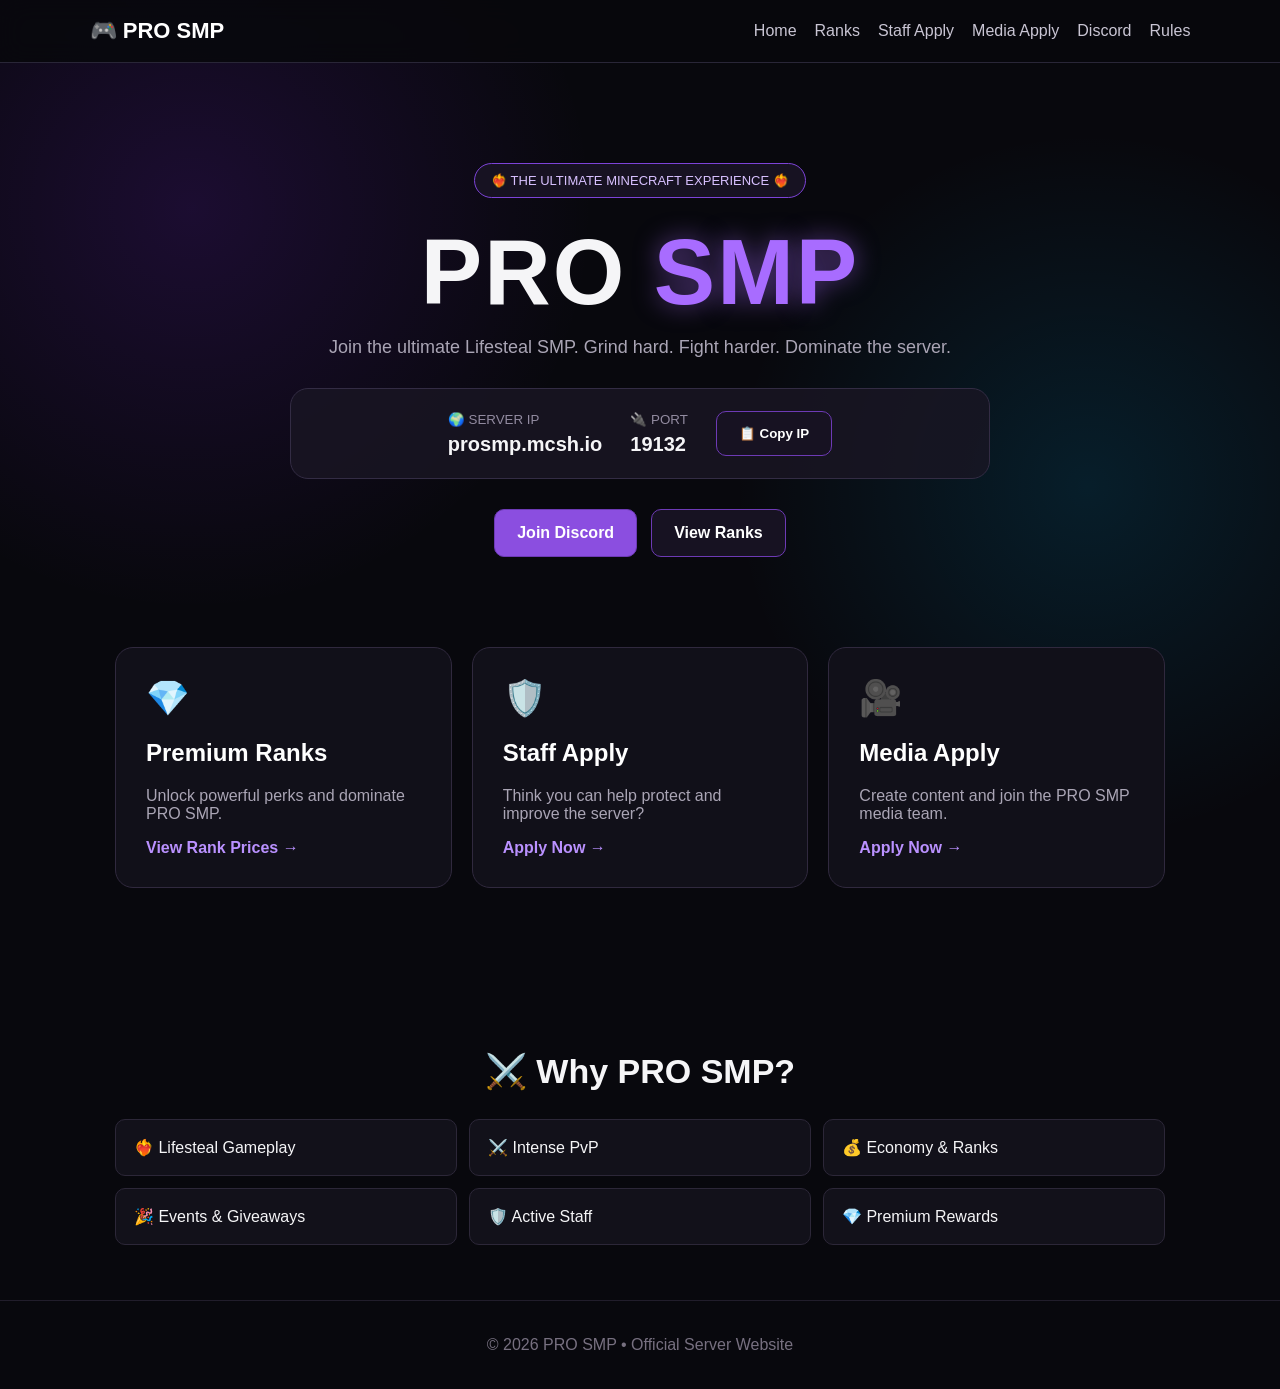
<file: index.html>
<!DOCTYPE html>
<html lang="en">
<head>
<meta charset="UTF-8"><meta name="viewport" content="width=device-width, initial-scale=1.0">
<title>PRO SMP | Official Minecraft Server</title>
<link rel="stylesheet" href="style.css">
</head>
<body>
<nav><a class="brand" href="index.html">🎮 PRO SMP</a><div class="navlinks"><a href="index.html">Home</a><a href="ranks.html">Ranks</a><a href="staff-apply.html">Staff Apply</a><a href="media-apply.html">Media Apply</a><a href="discord.html">Discord</a><a href="rules.html">Rules</a></div></nav>
<main>
<section class="hero">
<div class="badge">❤️‍🔥 THE ULTIMATE MINECRAFT EXPERIENCE ❤️‍🔥</div>
<h1>PRO <span>SMP</span></h1>
<p class="lead">Join the ultimate Lifesteal SMP. Grind hard. Fight harder. Dominate the server.</p>
<div class="ipcard"><div><small>🌍 SERVER IP</small><strong id="serverIp">prosmp.mcsh.io</strong></div><div><small>🔌 PORT</small><strong>19132</strong></div><button onclick="copyIP()">📋 Copy IP</button></div>
<div class="buttons"><a class="btn primary" href="discord.html">Join Discord</a><a class="btn" href="ranks.html">View Ranks</a></div>
</section>

<section class="grid">
<a class="card" href="ranks.html"><div class="icon">💎</div><h2>Premium Ranks</h2><p>Unlock powerful perks and dominate PRO SMP.</p><b>View Rank Prices →</b></a>
<a class="card" href="staff-apply.html"><div class="icon">🛡️</div><h2>Staff Apply</h2><p>Think you can help protect and improve the server?</p><b>Apply Now →</b></a>
<a class="card" href="media-apply.html"><div class="icon">🎥</div><h2>Media Apply</h2><p>Create content and join the PRO SMP media team.</p><b>Apply Now →</b></a>
</section>

<section class="info">
<h2>⚔️ Why PRO SMP?</h2>
<div class="features"><div>❤️‍🔥 Lifesteal Gameplay</div><div>⚔️ Intense PvP</div><div>💰 Economy & Ranks</div><div>🎉 Events & Giveaways</div><div>🛡️ Active Staff</div><div>💎 Premium Rewards</div></div>
</section>
</main>
<footer>© 2026 PRO SMP • Official Server Website</footer>
<script src="script.js"></script>
</body></html>
</file>
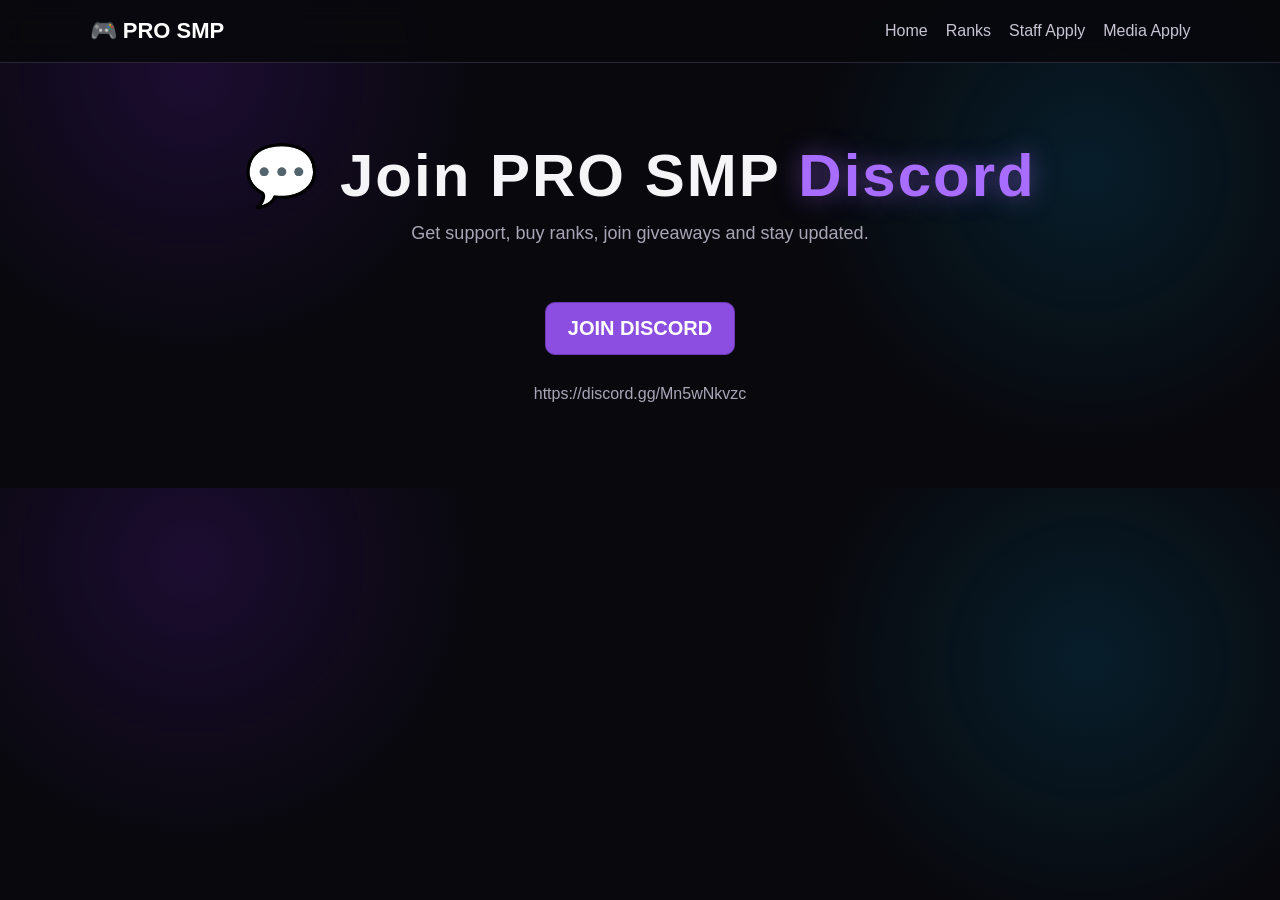
<file: discord.html>
<!DOCTYPE html><html lang="en"><head><meta charset="UTF-8"><meta name="viewport" content="width=device-width,initial-scale=1.0"><title>PRO SMP | Discord</title><link rel="stylesheet" href="style.css"></head><body><nav><a class="brand" href="index.html">🎮 PRO SMP</a><div class="navlinks"><a href="index.html">Home</a><a href="ranks.html">Ranks</a><a href="staff-apply.html">Staff Apply</a><a href="media-apply.html">Media Apply</a></div></nav><main class="page center"><h1>💬 Join PRO SMP <span>Discord</span></h1><p class="lead">Get support, buy ranks, join giveaways and stay updated.</p><a class="btn primary big" href="https://discord.gg/M94xYeUDW" target="_blank">JOIN DISCORD</a><p class="notice">https://discord.gg/Mn5wNkvzc</p></main></body></html>
</file>
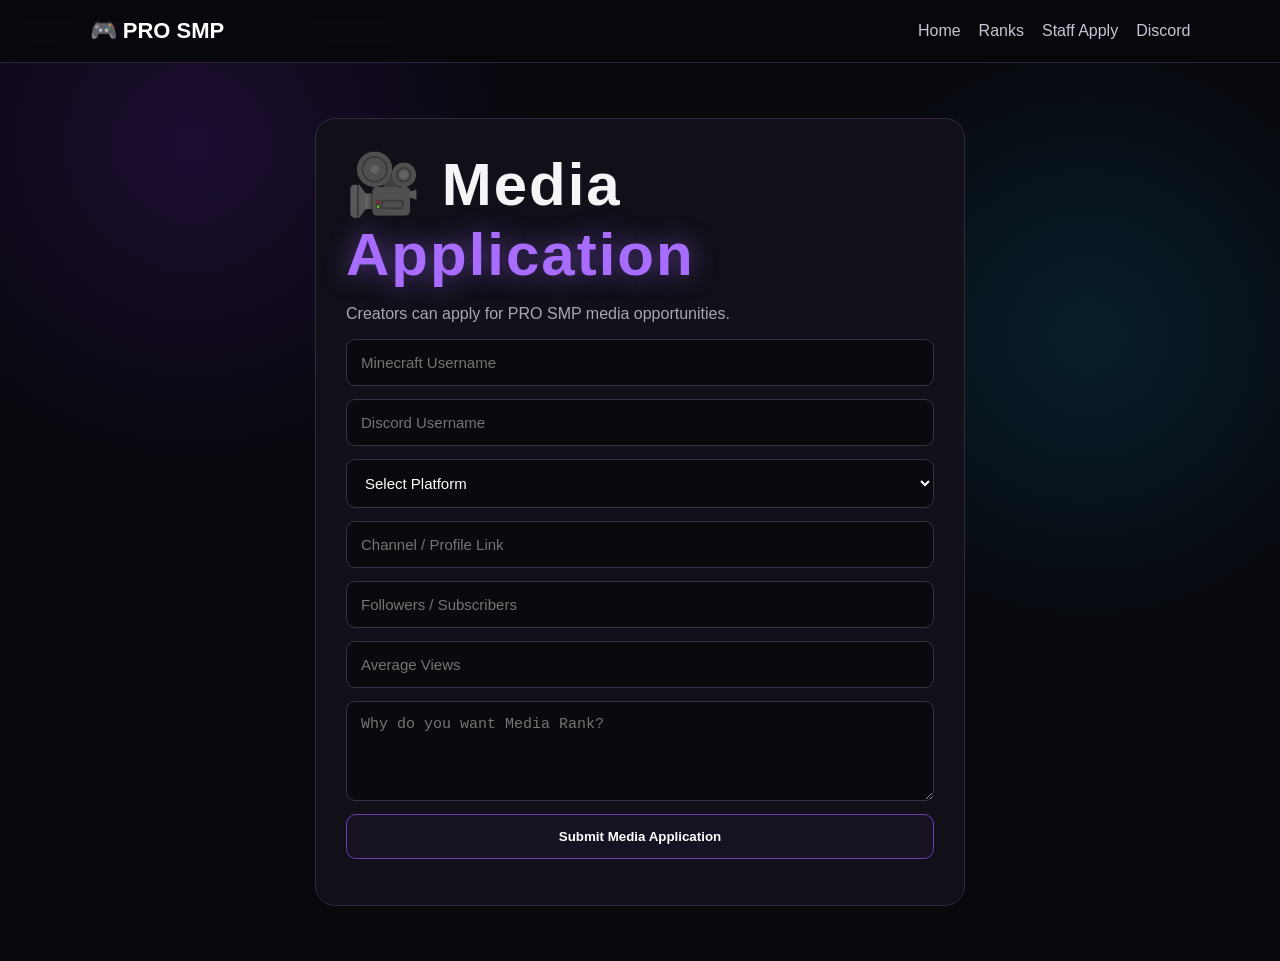
<file: media-apply.html>
<!DOCTYPE html><html lang="en"><head><meta charset="UTF-8"><meta name="viewport" content="width=device-width,initial-scale=1.0"><title>PRO SMP | Media Apply</title><link rel="stylesheet" href="style.css"></head><body>
<nav><a class="brand" href="index.html">🎮 PRO SMP</a><div class="navlinks"><a href="index.html">Home</a><a href="ranks.html">Ranks</a><a href="staff-apply.html">Staff Apply</a><a href="discord.html">Discord</a></div></nav>
<main class="page formpage"><div class="formbox"><h1>🎥 Media <span>Application</span></h1><p>Creators can apply for PRO SMP media opportunities.</p>
<form id="mediaForm"><input name="minecraft" placeholder="Minecraft Username" required><input name="discord" placeholder="Discord Username" required><select name="platform" required><option value="">Select Platform</option><option>YouTube</option><option>Instagram</option><option>Twitch</option><option>Other</option></select><input name="channel" placeholder="Channel / Profile Link" required><input name="followers" placeholder="Followers / Subscribers"><input name="views" placeholder="Average Views"><textarea name="why" placeholder="Why do you want Media Rank?"></textarea><button type="submit">Submit Media Application</button></form><p id="status"></p></div></main><script src="script.js"></script></body></html>
</file>
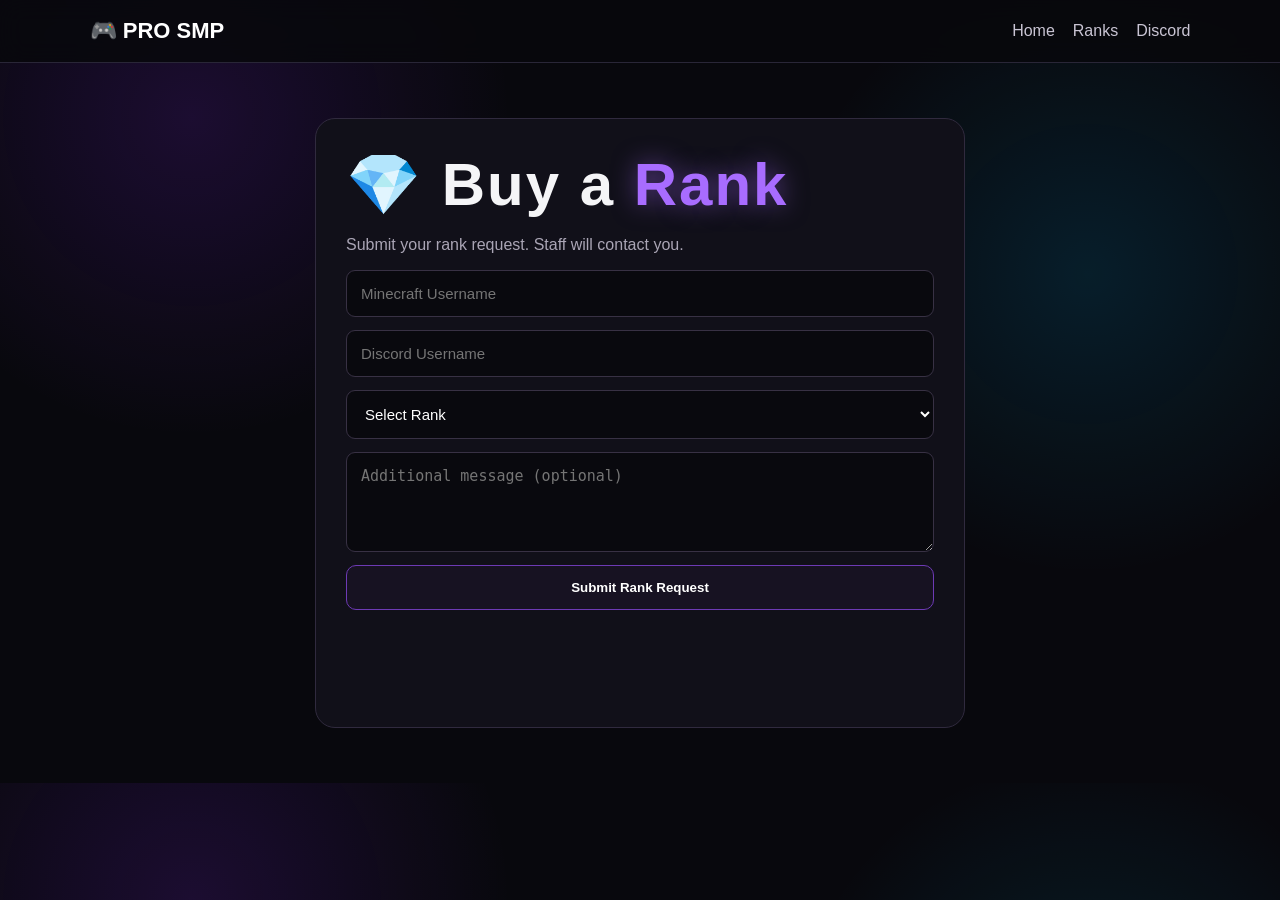
<file: rank-buy.html>
<!DOCTYPE html><html lang="en"><head><meta charset="UTF-8"><meta name="viewport" content="width=device-width,initial-scale=1.0"><title>PRO SMP | Buy Rank</title><link rel="stylesheet" href="style.css"></head><body>
<nav><a class="brand" href="index.html">🎮 PRO SMP</a><div class="navlinks"><a href="index.html">Home</a><a href="ranks.html">Ranks</a><a href="discord.html">Discord</a></div></nav>
<main class="page formpage"><div class="formbox"><h1>💎 Buy a <span>Rank</span></h1><p>Submit your rank request. Staff will contact you.</p>
<form id="rankForm"><input name="minecraft" placeholder="Minecraft Username" required><input name="discord" placeholder="Discord Username" required><select name="rank" id="rankSelect" required><option value="">Select Rank</option><option>IMMORTAL</option><option>GOD</option><option>BOSS</option><option>TITAN</option><option>LEGEND</option><option>VIP</option><option>PRO</option><option>KNIGHT</option><option>WARRIOR</option></select><textarea name="message" placeholder="Additional message (optional)"></textarea><button type="submit">Submit Rank Request</button></form><p id="status"></p></div></main><script src="script.js"></script></body></html>
</file>
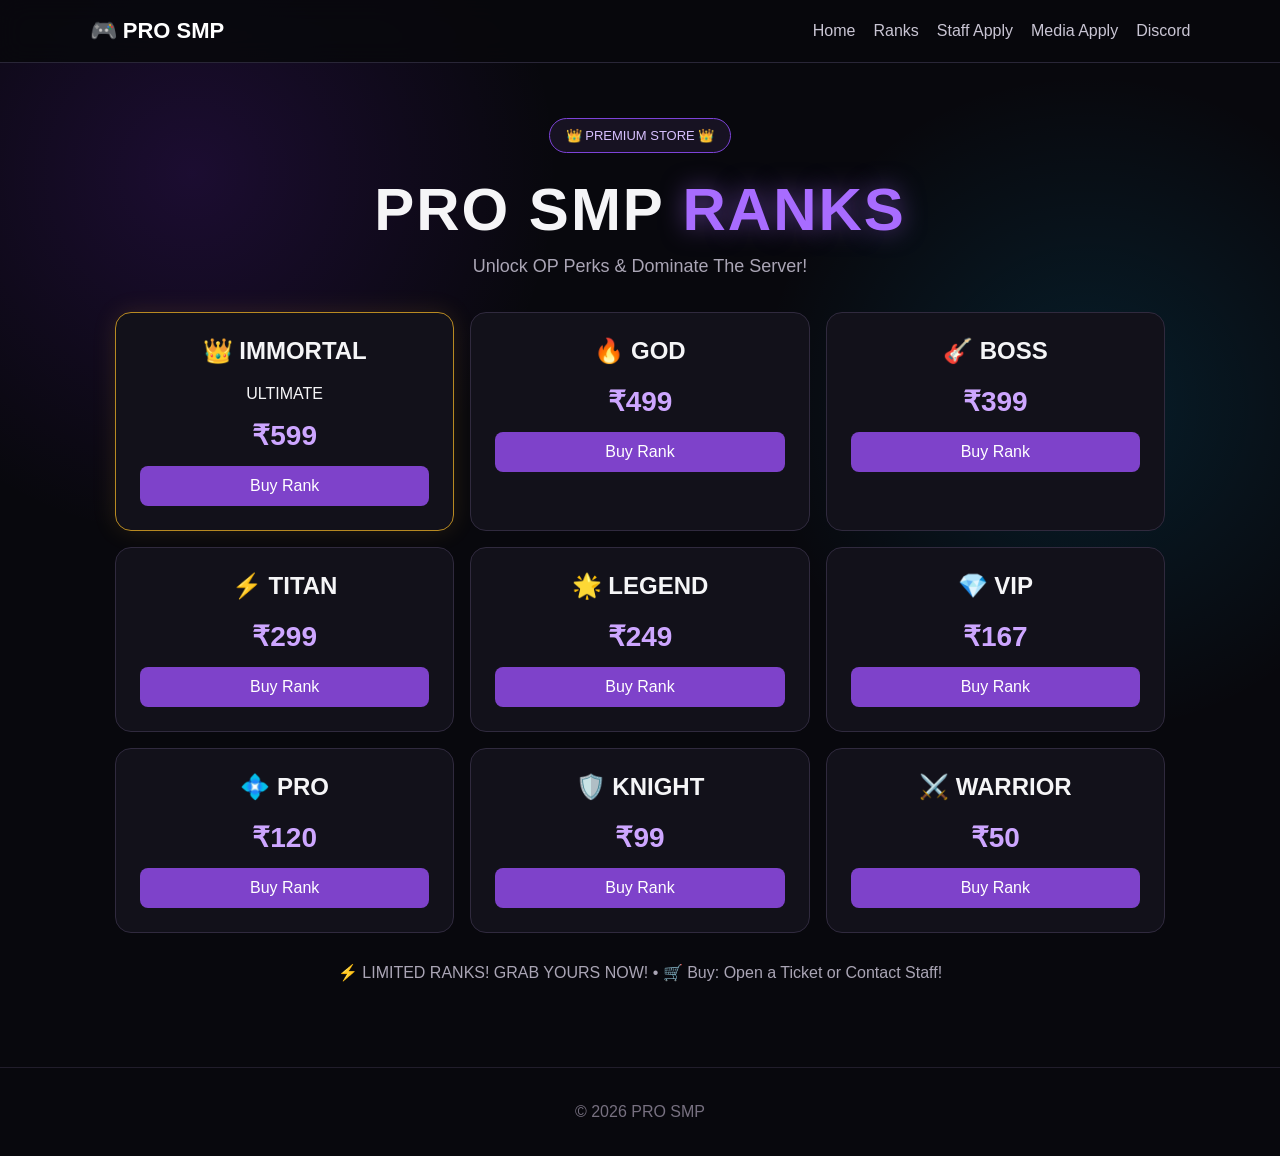
<file: ranks.html>
<!DOCTYPE html><html lang="en"><head><meta charset="UTF-8"><meta name="viewport" content="width=device-width,initial-scale=1.0"><title>PRO SMP | Ranks</title><link rel="stylesheet" href="style.css"></head><body>
<nav><a class="brand" href="index.html">🎮 PRO SMP</a><div class="navlinks"><a href="index.html">Home</a><a href="ranks.html">Ranks</a><a href="staff-apply.html">Staff Apply</a><a href="media-apply.html">Media Apply</a><a href="discord.html">Discord</a></div></nav>
<main class="page"><div class="center"><div class="badge">👑 PREMIUM STORE 👑</div><h1>PRO SMP <span>RANKS</span></h1><p class="lead">Unlock OP Perks & Dominate The Server!</p></div>
<div class="ranks">
<div class="rank ultimate"><h2>👑 IMMORTAL</h2><p>ULTIMATE</p><strong>₹599</strong><a href="rank-buy.html?rank=IMMORTAL">Buy Rank</a></div>
<div class="rank"><h2>🔥 GOD</h2><strong>₹499</strong><a href="rank-buy.html?rank=GOD">Buy Rank</a></div>
<div class="rank"><h2>🎸 BOSS</h2><strong>₹399</strong><a href="rank-buy.html?rank=BOSS">Buy Rank</a></div>
<div class="rank"><h2>⚡ TITAN</h2><strong>₹299</strong><a href="rank-buy.html?rank=TITAN">Buy Rank</a></div>
<div class="rank"><h2>🌟 LEGEND</h2><strong>₹249</strong><a href="rank-buy.html?rank=LEGEND">Buy Rank</a></div>
<div class="rank"><h2>💎 VIP</h2><strong>₹167</strong><a href="rank-buy.html?rank=VIP">Buy Rank</a></div>
<div class="rank"><h2>💠 PRO</h2><strong>₹120</strong><a href="rank-buy.html?rank=PRO">Buy Rank</a></div>
<div class="rank"><h2>🛡️ KNIGHT</h2><strong>₹99</strong><a href="rank-buy.html?rank=KNIGHT">Buy Rank</a></div>
<div class="rank"><h2>⚔️ WARRIOR</h2><strong>₹50</strong><a href="rank-buy.html?rank=WARRIOR">Buy Rank</a></div>
</div><p class="notice">⚡ LIMITED RANKS! GRAB YOURS NOW! • 🛒 Buy: Open a Ticket or Contact Staff!</p></main><footer>© 2026 PRO SMP</footer><script src="script.js"></script></body></html>
</file>
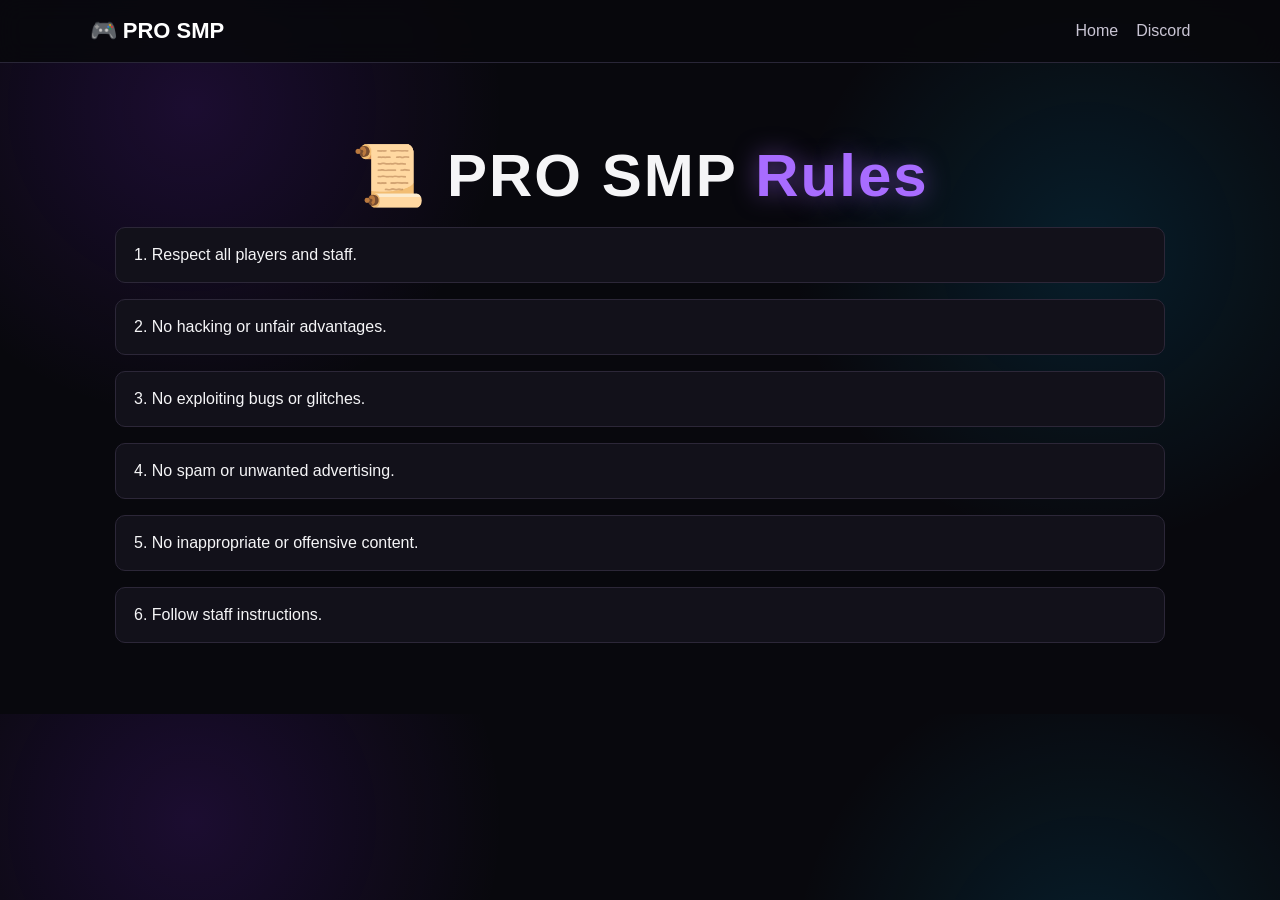
<file: rules.html>
<!DOCTYPE html><html lang="en"><head><meta charset="UTF-8"><meta name="viewport" content="width=device-width,initial-scale=1.0"><title>PRO SMP | Rules</title><link rel="stylesheet" href="style.css"></head><body><nav><a class="brand" href="index.html">🎮 PRO SMP</a><div class="navlinks"><a href="index.html">Home</a><a href="discord.html">Discord</a></div></nav><main class="page"><h1 class="center">📜 PRO SMP <span>Rules</span></h1><div class="rules"><p>1. Respect all players and staff.</p><p>2. No hacking or unfair advantages.</p><p>3. No exploiting bugs or glitches.</p><p>4. No spam or unwanted advertising.</p><p>5. No inappropriate or offensive content.</p><p>6. Follow staff instructions.</p></div></main></body></html>
</file>
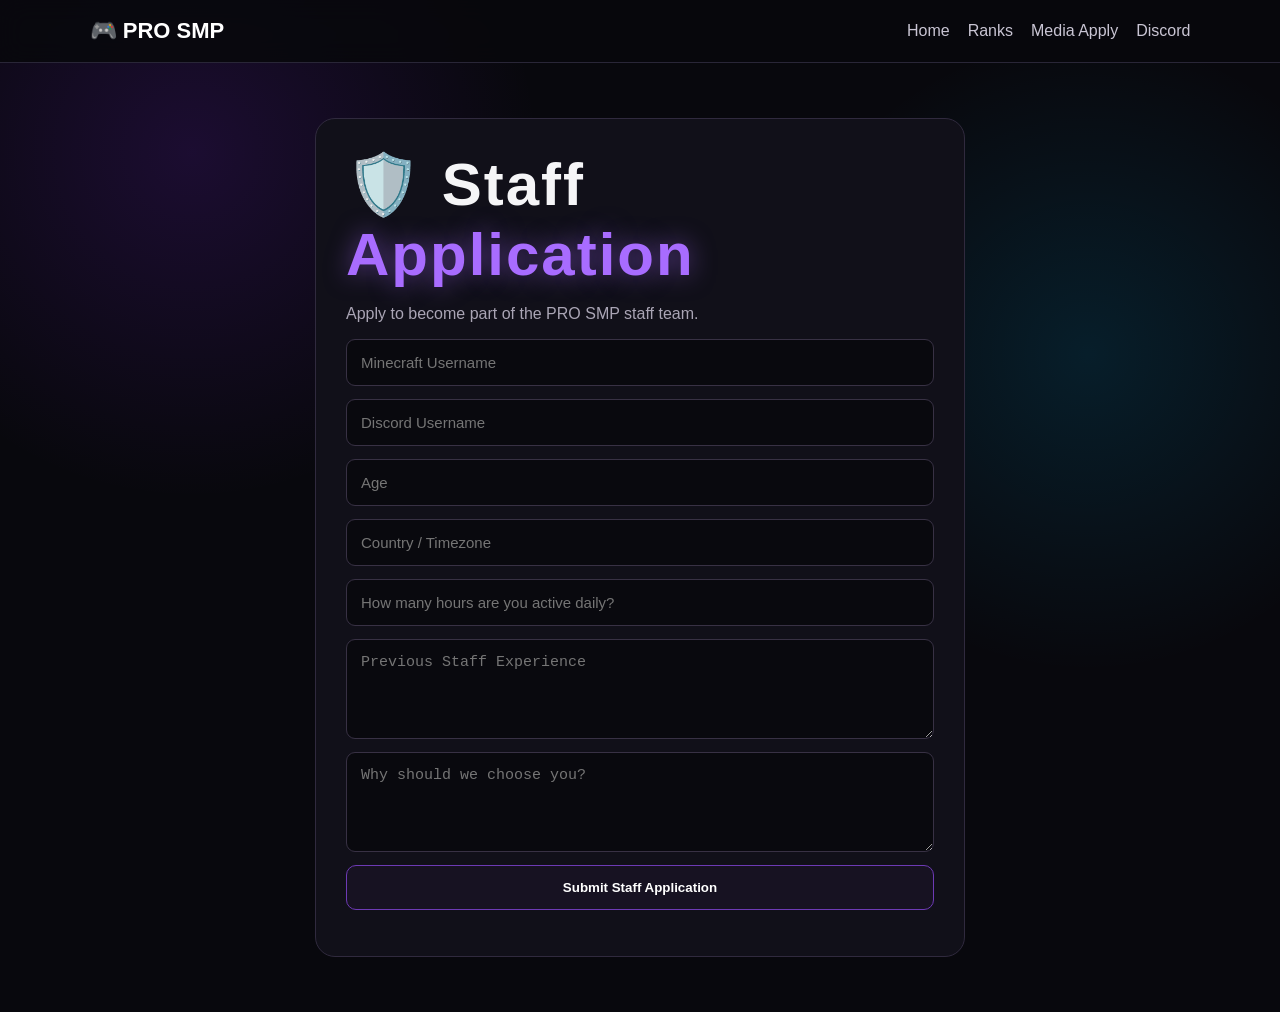
<file: staff-apply.html>
<!DOCTYPE html><html lang="en"><head><meta charset="UTF-8"><meta name="viewport" content="width=device-width,initial-scale=1.0"><title>PRO SMP | Staff Apply</title><link rel="stylesheet" href="style.css"></head><body>
<nav><a class="brand" href="index.html">🎮 PRO SMP</a><div class="navlinks"><a href="index.html">Home</a><a href="ranks.html">Ranks</a><a href="media-apply.html">Media Apply</a><a href="discord.html">Discord</a></div></nav>
<main class="page formpage"><div class="formbox"><h1>🛡️ Staff <span>Application</span></h1><p>Apply to become part of the PRO SMP staff team.</p>
<form id="staffForm"><input name="minecraft" placeholder="Minecraft Username" required><input name="discord" placeholder="Discord Username" required><input name="age" placeholder="Age" required><input name="country" placeholder="Country / Timezone"><input name="activity" placeholder="How many hours are you active daily?"><textarea name="experience" placeholder="Previous Staff Experience"></textarea><textarea name="why" placeholder="Why should we choose you?" required></textarea><button type="submit">Submit Staff Application</button></form><p id="status"></p></div></main><script src="script.js"></script></body></html>
</file>
<file: style.css>
*{box-sizing:border-box}body{margin:0;font-family:Arial,Helvetica,sans-serif;background:#08080d;color:#f5f5f7;background-image:radial-gradient(circle at 15% 15%,rgba(140,40,255,.15),transparent 25%),radial-gradient(circle at 85% 35%,rgba(0,190,255,.12),transparent 25%)}nav{position:sticky;top:0;z-index:5;display:flex;justify-content:space-between;align-items:center;padding:18px 7%;background:rgba(8,8,13,.9);backdrop-filter:blur(12px);border-bottom:1px solid #292637}.brand{font-size:22px;font-weight:900;color:white;text-decoration:none}.navlinks{display:flex;gap:18px;flex-wrap:wrap}.navlinks a{color:#c9c5d4;text-decoration:none}.navlinks a:hover{color:#a86cff}.hero{max-width:1100px;margin:auto;padding:100px 25px 70px;text-align:center}.badge{display:inline-block;padding:9px 16px;border:1px solid #7d43d8;border-radius:999px;background:#171222;color:#d8c1ff;font-size:13px}.hero h1,.page h1{font-size:clamp(44px,9vw,92px);margin:22px 0 12px;letter-spacing:2px}.page h1{font-size:clamp(36px,6vw,60px)}span{color:#a86cff;text-shadow:0 0 25px rgba(168,108,255,.5)}.lead{font-size:18px;color:#aaa5b5;max-width:700px;margin:0 auto 28px}.ipcard{display:flex;align-items:center;justify-content:center;gap:28px;max-width:700px;margin:30px auto;padding:22px;border:1px solid #332c44;border-radius:18px;background:rgba(25,22,35,.8)}.ipcard div{display:flex;flex-direction:column;gap:6px;text-align:left}.ipcard small{color:#928ba0}.ipcard strong{font-size:20px}.buttons{display:flex;gap:14px;justify-content:center;flex-wrap:wrap}.btn,button{display:inline-block;border:1px solid #6d3ab5;background:#171222;color:#fff;padding:14px 22px;border-radius:10px;text-decoration:none;font-weight:800;cursor:pointer}.primary,button:hover{background:#8b4ee0}.big{font-size:20px;margin-top:30px}.grid{max-width:1100px;margin:0 auto;padding:20px 25px 80px;display:grid;grid-template-columns:repeat(3,1fr);gap:20px}.card{padding:30px;border:1px solid #30293e;border-radius:18px;background:#111019;color:white;text-decoration:none;transition:.2s}.card:hover{transform:translateY(-5px);border-color:#8750d4}.card .icon{font-size:35px}.card p{color:#aaa5b5}.card b{color:#ba91ff}.info,.page{max-width:1100px;margin:auto;padding:55px 25px}.info h2{text-align:center;font-size:34px}.features{display:grid;grid-template-columns:repeat(3,1fr);gap:12px}.features div,.rules p{padding:18px;background:#12111a;border:1px solid #2c2738;border-radius:10px}.center{text-align:center}.ranks{display:grid;grid-template-columns:repeat(3,1fr);gap:16px;margin-top:35px}.rank{background:#12111a;border:1px solid #302a3e;border-radius:16px;padding:24px;text-align:center}.rank.ultimate{border-color:#b88a22;box-shadow:0 0 25px rgba(255,190,50,.12)}.rank h2{margin-top:0}.rank strong{display:block;font-size:28px;color:#cda6ff;margin:14px}.rank a{display:block;padding:11px;background:#7e42ca;color:white;text-decoration:none;border-radius:8px}.notice{text-align:center;color:#aaa5b5;margin:30px auto}.formpage{display:flex;justify-content:center;min-height:80vh}.formbox{width:min(650px,100%);background:#111019;border:1px solid #302a3e;border-radius:20px;padding:30px}.formbox h1{margin-top:0}.formbox p{color:#aaa5b5}form{display:grid;gap:13px}input,select,textarea{width:100%;padding:14px;background:#09090e;border:1px solid #383144;border-radius:9px;color:white;font-size:15px}textarea{min-height:100px;resize:vertical}footer{text-align:center;color:#777080;padding:35px;border-top:1px solid #211d2b}@media(max-width:750px){nav{flex-direction:column;gap:12px}.navlinks{justify-content:center}.ipcard{flex-direction:column;align-items:stretch;gap:14px}.ipcard div{text-align:center}.grid,.ranks,.features{grid-template-columns:1fr}.hero{padding-top:70px}}
</file>
